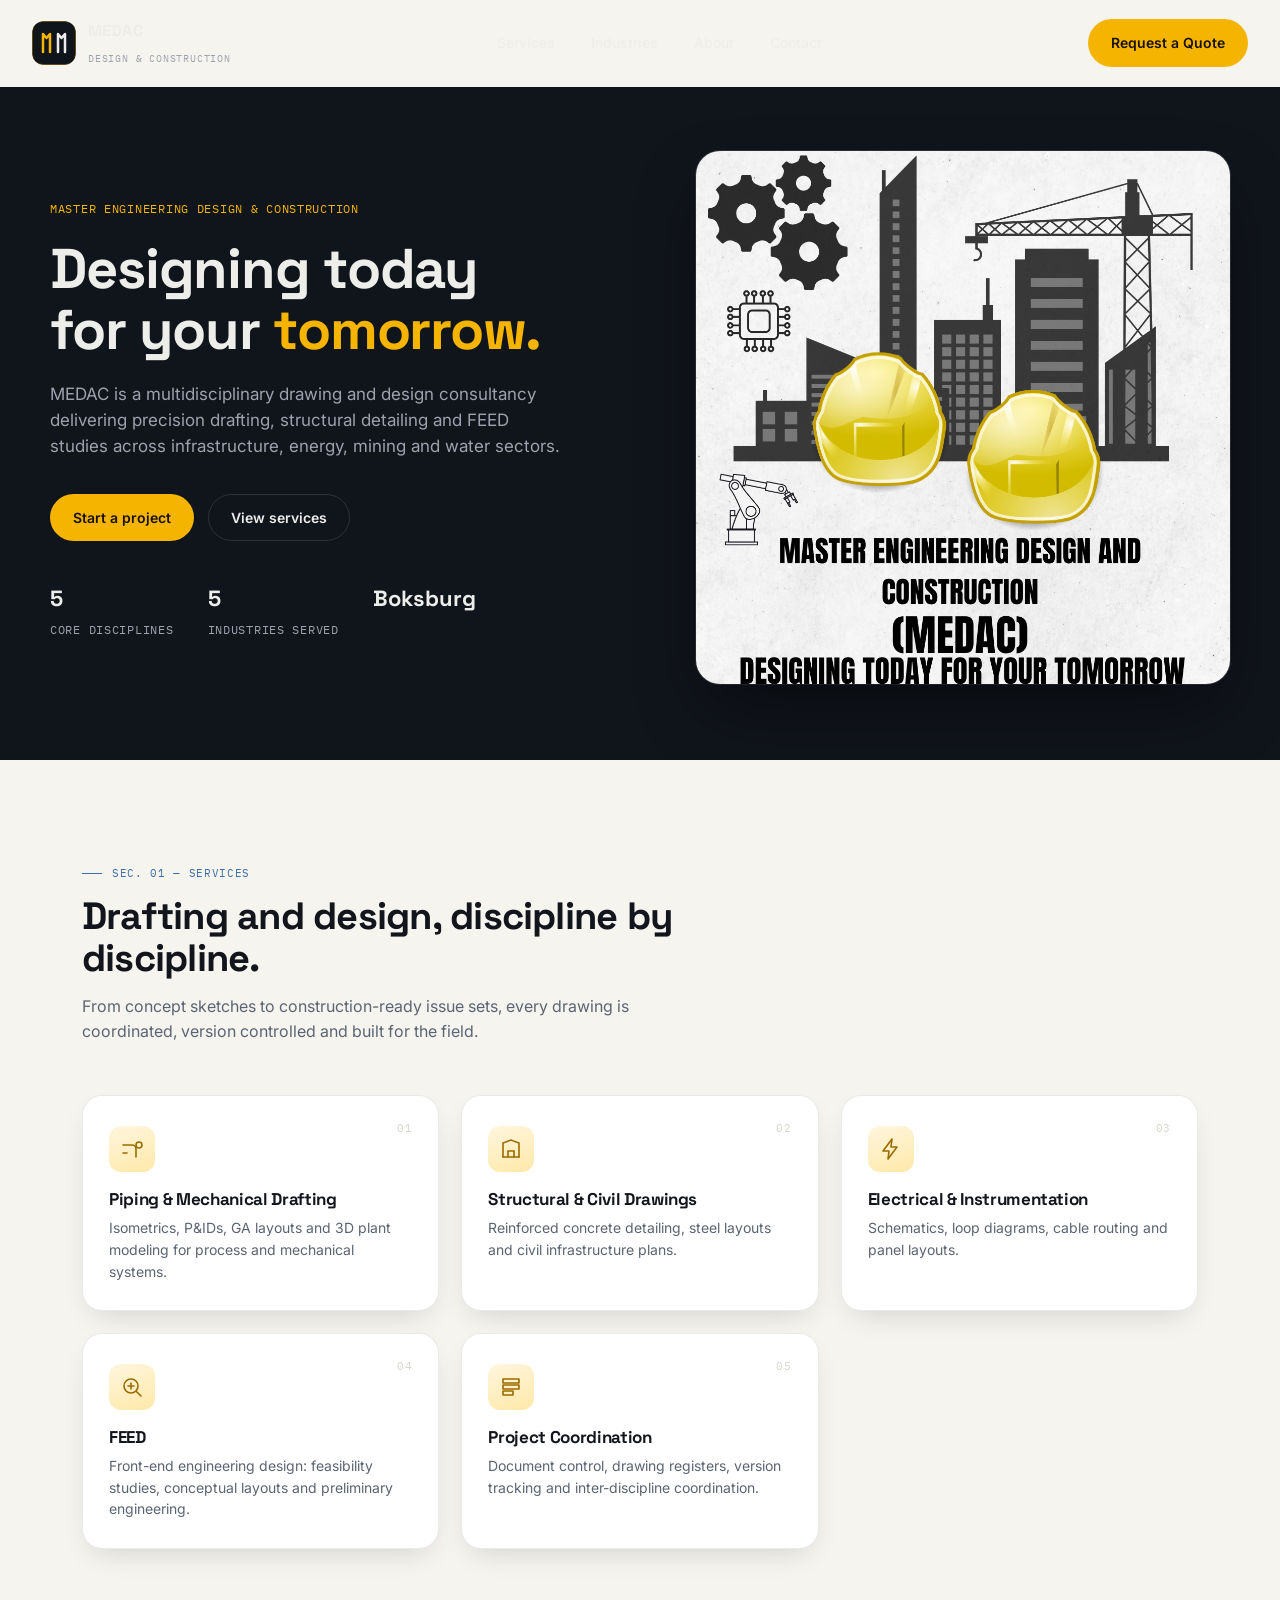
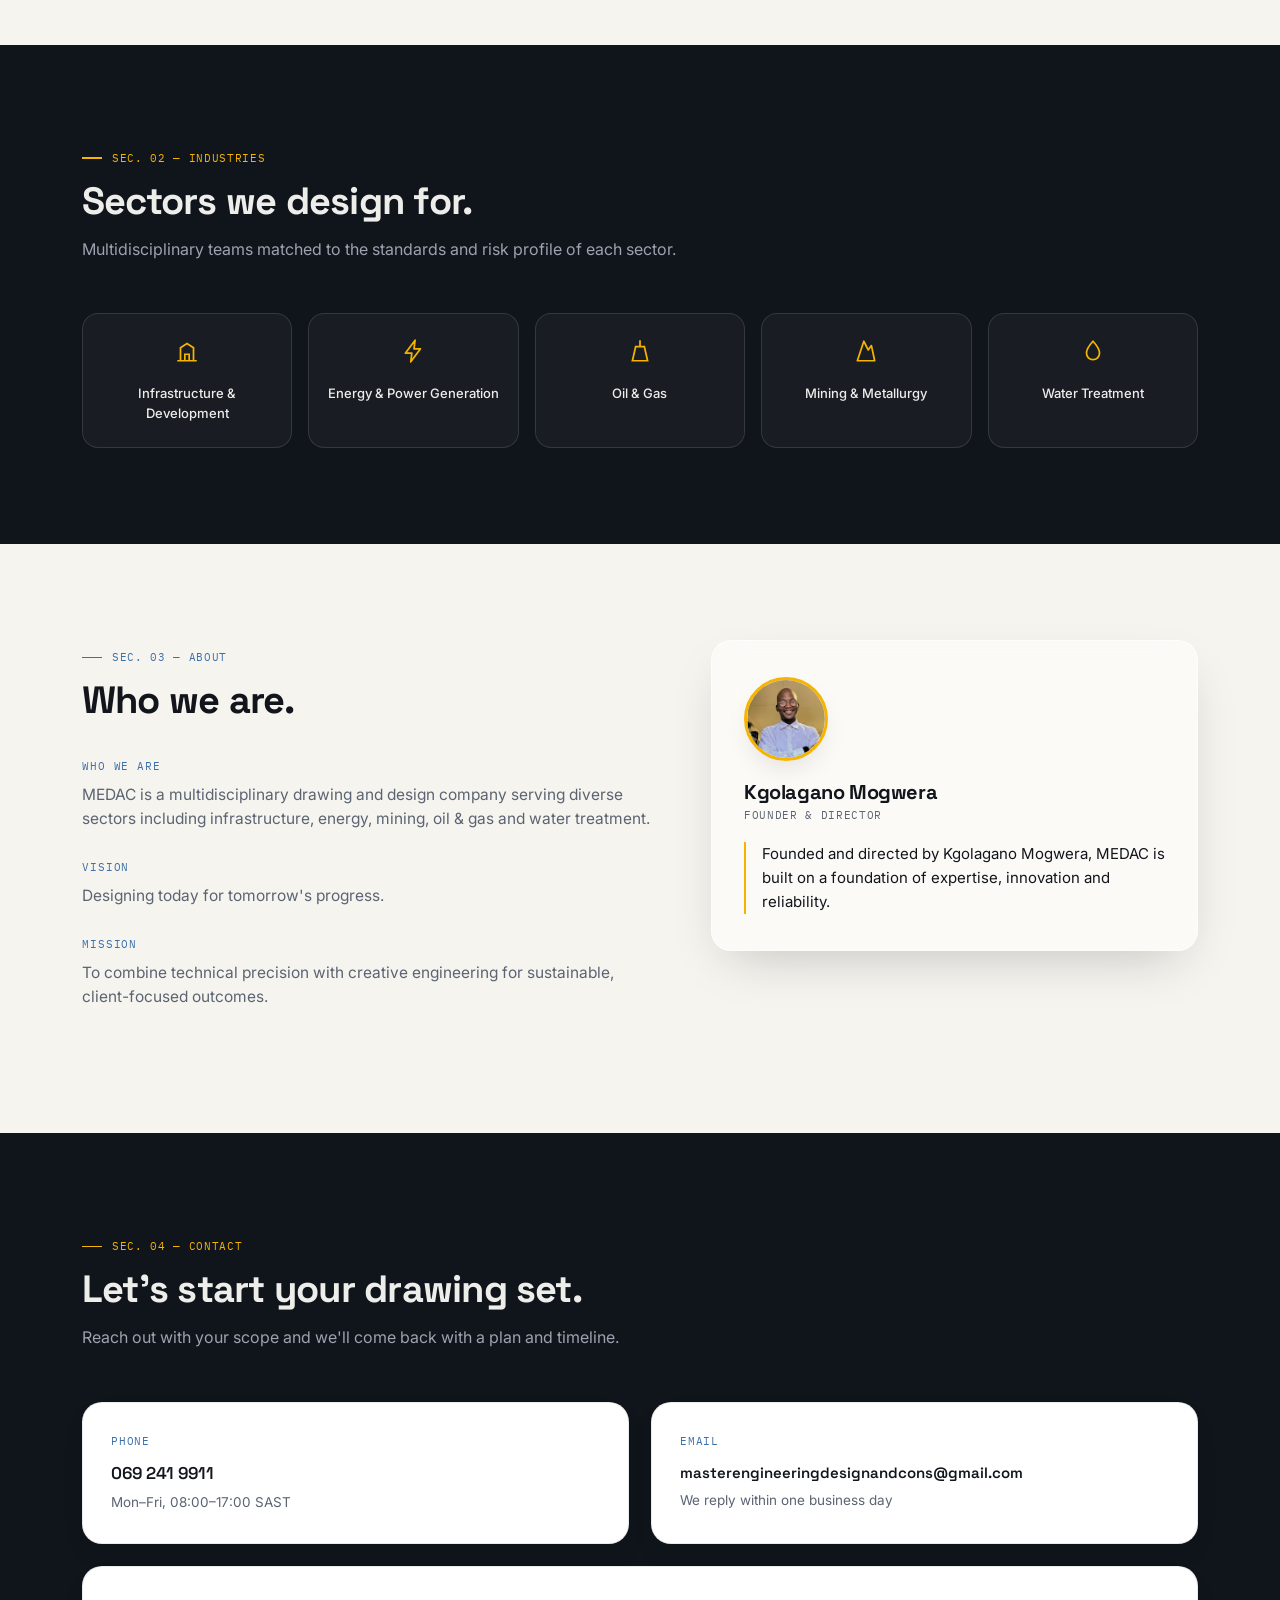
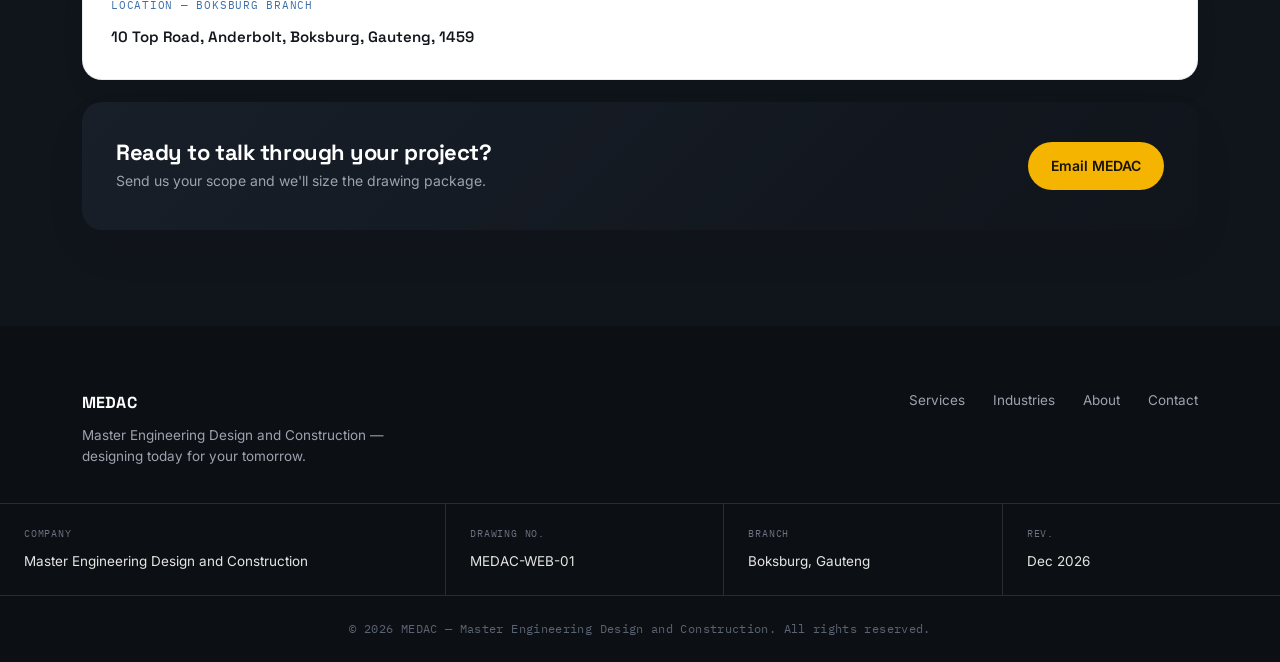
<file: index.html>
<!DOCTYPE html>
<html lang="en">
<head>
<meta charset="UTF-8">
<meta name="viewport" content="width=device-width, initial-scale=1.0">
<script src="https://identity.netlify.com/v1/netlify-identity-widget.js"></script>
<title>MEDAC — Master Engineering Design and Construction</title>
<link rel="preconnect" href="https://fonts.googleapis.com">
<link rel="preconnect" href="https://fonts.gstatic.com" crossorigin>
<link href="https://fonts.googleapis.com/css2?family=Space+Grotesk:wght@500;600;700&family=Inter:wght@400;500;600&family=IBM+Plex+Mono:wght@400;500&display=swap" rel="stylesheet">
<link rel="stylesheet" href="assets/css/style.css">
</head>
<body>

<header id="siteHeader">
  <a href="#top" class="brand">
    <span class="brand-mark"><img src="assets/img/logo.svg" alt="MEDAC logo"></span>
    <span>
      <span class="brand-name">MEDAC</span><br>
      <span class="brand-sub">Design &amp; Construction</span>
    </span>
  </a>
  <nav class="links">
    <a href="#services">Services</a>
    <a href="#industries">Industries</a>
    <a href="#about">About</a>
    <a href="#contact">Contact</a>
  </nav>
  <a href="#contact" class="btn btn-accent">Request a Quote</a>
</header>

<section class="hero" id="top">
  <div class="wrap hero-grid">
    <div>
      <span class="hero-eyebrow mono" id="hero-eyebrow">Master Engineering Design &amp; Construction</span>
      <h1 id="hero-title">Designing today<br>for your <em>tomorrow.</em></h1>
      <p class="lead" id="hero-desc">MEDAC is a multidisciplinary drawing and design consultancy delivering precision drafting, structural detailing and FEED studies across infrastructure, energy, mining and water sectors.</p>
      <div class="hero-ctas">
        <a href="#contact" class="btn btn-accent" id="hero-btn-primary">Start a project</a>
        <a href="#services" class="btn btn-ghost" id="hero-btn-secondary">View services</a>
      </div>
      <div class="hero-stats">
        <div class="hero-stat" id="hero-stat-0"><b>5</b><span>Core Disciplines</span></div>
        <div class="hero-stat" id="hero-stat-1"><b>5</b><span>Industries Served</span></div>
        <div class="hero-stat" id="hero-stat-2"><b>Boksburg</b><span>Gauteng HQ</span></div>
      </div>
    </div>
    <div class="hero-visual crop">
      <span class="cm-tr"></span><span class="cm-bl"></span>
      <img src="assets/img/hero.png" alt="MEDAC — engineering, drafting and construction illustration featuring a city skyline, crane and hard hats" id="hero-image">
    </div>
  </div>
</section>

<section class="section section-light" id="services">
  <div class="wrap">
    <div class="section-head reveal">
      <span class="eyebrow mono" id="services-eyebrow">Sec. 01 — Services</span>
      <h2 id="services-title">Drafting and design, discipline by discipline.</h2>
      <p id="services-desc">From concept sketches to construction-ready issue sets, every drawing is coordinated, version controlled and built for the field.</p>
    </div>
    <div class="services-grid reveal-stag">
      <div class="service-card reveal" style="--i:0" id="service-0">
        <span class="service-num mono" id="service-0-num">01</span>
        <div class="service-icon">
          <svg width="24" height="24" viewBox="0 0 24 24" fill="none" stroke="currentColor" stroke-width="1.6" stroke-linecap="round"><path d="M3 8h9a4 4 0 0 1 4 4v8"/><circle cx="19" cy="8" r="3"/><path d="M3 16h4"/></svg>
        </div>
        <h3 id="service-0-title">Piping &amp; Mechanical Drafting</h3>
        <p id="service-0-desc">Isometrics, P&amp;IDs, GA layouts and 3D plant modeling for process and mechanical systems.</p>
      </div>
      <div class="service-card reveal" style="--i:1" id="service-1">
        <span class="service-num mono" id="service-1-num">02</span>
        <div class="service-icon">
          <svg width="24" height="24" viewBox="0 0 24 24" fill="none" stroke="currentColor" stroke-width="1.6" stroke-linecap="round"><path d="M4 20V6l8-3 8 3v14"/><path d="M4 20h16"/><path d="M9 20v-6h6v6"/></svg>
        </div>
        <h3 id="service-1-title">Structural &amp; Civil Drawings</h3>
        <p id="service-1-desc">Reinforced concrete detailing, steel layouts and civil infrastructure plans.</p>
      </div>
      <div class="service-card reveal" style="--i:2" id="service-2">
        <span class="service-num mono" id="service-2-num">03</span>
        <div class="service-icon">
          <svg width="24" height="24" viewBox="0 0 24 24" fill="none" stroke="currentColor" stroke-width="1.6" stroke-linecap="round" stroke-linejoin="round"><path d="M13 2 4 14h6l-1 8 9-12h-6l1-8Z"/></svg>
        </div>
        <h3 id="service-2-title">Electrical &amp; Instrumentation</h3>
        <p id="service-2-desc">Schematics, loop diagrams, cable routing and panel layouts.</p>
      </div>
      <div class="service-card reveal" style="--i:3" id="service-3">
        <span class="service-num mono" id="service-3-num">04</span>
        <div class="service-icon">
          <svg width="24" height="24" viewBox="0 0 24 24" fill="none" stroke="currentColor" stroke-width="1.6" stroke-linecap="round"><circle cx="11" cy="11" r="7"/><path d="m21 21-4.3-4.3"/><path d="M11 8v6M8 11h6"/></svg>
        </div>
        <h3 id="service-3-title">FEED</h3>
        <p id="service-3-desc">Front-end engineering design: feasibility studies, conceptual layouts and preliminary engineering.</p>
      </div>
      <div class="service-card reveal" style="--i:4" id="service-4">
        <span class="service-num mono" id="service-4-num">05</span>
        <div class="service-icon">
          <svg width="24" height="24" viewBox="0 0 24 24" fill="none" stroke="currentColor" stroke-width="1.6" stroke-linecap="round" stroke-linejoin="round"><rect x="4" y="4" width="16" height="4"/><rect x="4" y="10" width="16" height="4"/><rect x="4" y="16" width="10" height="4"/></svg>
        </div>
        <h3 id="service-4-title">Project Coordination</h3>
        <p id="service-4-desc">Document control, drawing registers, version tracking and inter-discipline coordination.</p>
      </div>
    </div>
  </div>
</section>

<section class="section section-dark" id="industries">
  <div class="wrap">
    <div class="section-head reveal">
      <span class="eyebrow mono" id="industries-eyebrow">Sec. 02 — Industries</span>
      <h2 id="industries-title">Sectors we design for.</h2>
      <p id="industries-desc">Multidisciplinary teams matched to the standards and risk profile of each sector.</p>
    </div>
    <div class="industries-strip reveal-stag">
      <div class="industry-pill reveal" style="--i:0" id="industry-0">
        <svg viewBox="0 0 24 24" fill="none" stroke="currentColor" stroke-width="1.6"><path d="M3 21h18M6 21V9l6-4 6 4v12M10 21v-6h4v6"/></svg>
        <span id="industry-0-name">Infrastructure &amp; Development</span>
      </div>
      <div class="industry-pill reveal" style="--i:1" id="industry-1">
        <svg viewBox="0 0 24 24" fill="none" stroke="currentColor" stroke-width="1.6" stroke-linejoin="round"><path d="M13 2 4 14h6l-1 8 9-12h-6l1-8Z"/></svg>
        <span id="industry-1-name">Energy &amp; Power Generation</span>
      </div>
      <div class="industry-pill reveal" style="--i:2" id="industry-2">
        <svg viewBox="0 0 24 24" fill="none" stroke="currentColor" stroke-width="1.6"><path d="M12 2v6M8 8h8l3 13H5L8 8Z"/></svg>
        <span id="industry-2-name">Oil &amp; Gas</span>
      </div>
      <div class="industry-pill reveal" style="--i:3" id="industry-3">
        <svg viewBox="0 0 24 24" fill="none" stroke="currentColor" stroke-width="1.6" stroke-linecap="round" stroke-linejoin="round"><path d="M4 21 10 3l4 8 3-4 3 14H4Z"/></svg>
        <span id="industry-3-name">Mining &amp; Metallurgy</span>
      </div>
      <div class="industry-pill reveal" style="--i:4" id="industry-4">
        <svg viewBox="0 0 24 24" fill="none" stroke="currentColor" stroke-width="1.6"><path d="M12 3s6 6.5 6 11a6 6 0 1 1-12 0c0-4.5 6-11 6-11Z"/></svg>
        <span id="industry-4-name">Water Treatment</span>
      </div>
    </div>
  </div>
</section>

<section class="section section-light" id="about">
  <div class="wrap about-grid">
    <div>
      <div class="section-head reveal" style="margin-bottom:36px;">
        <span class="eyebrow mono" id="about-eyebrow">Sec. 03 — About</span>
        <h2 id="about-title">Who we are.</h2>
      </div>
      <div class="about-block reveal">
        <span class="label" id="about-who-heading">Who We Are</span>
        <p id="about-who-text">MEDAC is a multidisciplinary drawing and design company serving diverse sectors including infrastructure, energy, mining, oil &amp; gas and water treatment.</p>
      </div>
      <div class="about-block reveal">
        <span class="label" id="about-vision-heading">Vision</span>
        <p id="about-vision-text">Designing today for tomorrow's progress.</p>
      </div>
      <div class="about-block reveal">
        <span class="label" id="about-mission-heading">Mission</span>
        <p id="about-mission-text">To combine technical precision with creative engineering for sustainable, client-focused outcomes.</p>
      </div>
    </div>
    <div class="glass-card reveal">
      <img class="ceo-photo" src="assets/img/ceo.jpg" alt="Kgolagano Mogwera, Founder and Director of MEDAC" id="director-photo">
      <h3 id="director-name">Kgolagano Mogwera</h3>
      <span class="role" id="director-role">Founder &amp; Director</span>
      <blockquote id="director-quote">Founded and directed by Kgolagano Mogwera, MEDAC is built on a foundation of expertise, innovation and reliability.</blockquote>
    </div>
  </div>
</section>

<section class="section section-dark" id="contact">
  <div class="wrap">
    <div class="section-head reveal">
      <span class="eyebrow mono" id="contact-eyebrow">Sec. 04 — Contact</span>
      <h2 id="contact-title">Let's start your drawing set.</h2>
      <p id="contact-desc">Reach out with your scope and we'll come back with a plan and timeline.</p>
    </div>
    <div class="contact-grid reveal-stag">
      <div class="contact-card reveal" style="--i:0">
        <span class="k">Phone</span>
        <a class="v" href="tel:+27692419911">069 241 9911</a>
        <p class="sub">Mon–Fri, 08:00–17:00 SAST</p>
      </div>
      <div class="contact-card reveal" style="--i:1">
        <span class="k">Email</span>
        <a class="v" href="mailto:masterengineeringdesignandcons@gmail.com" style="font-size:15px;">masterengineeringdesignandcons@gmail.com</a>
        <p class="sub">We reply within one business day</p>
      </div>
      <div class="contact-card reveal" style="--i:2;grid-column:1/-1;">
        <span class="k">Location — Boksburg Branch</span>
        <span class="v" style="font-size:15px;">10 Top Road, Anderbolt, Boksburg, Gauteng, 1459</span>
      </div>
      <div class="contact-cta reveal" style="--i:3">
        <div>
          <h3>Ready to talk through your project?</h3>
          <p>Send us your scope and we'll size the drawing package.</p>
        </div>
        <a href="mailto:masterengineeringdesignandcons@gmail.com" class="btn btn-accent">Email MEDAC</a>
      </div>
    </div>
  </div>
</section>

<footer>
  <div class="wrap">
    <div style="display:flex;justify-content:space-between;align-items:flex-start;flex-wrap:wrap;gap:24px;padding-bottom:36px;">
      <div>
        <span class="brand-name" style="color:#fff;">MEDAC</span>
        <p style="max-width:340px;font-size:13.5px;margin-top:10px;">Master Engineering Design and Construction — designing today for your tomorrow.</p>
      </div>
      <nav style="display:flex;gap:28px;font-size:13.5px;">
        <a href="#services">Services</a>
        <a href="#industries">Industries</a>
        <a href="#about">About</a>
        <a href="#contact">Contact</a>
      </nav>
    </div>
  </div>
  <div class="titleblock">
    <div class="tb-cell">
      <span class="k">Company</span>
      <span class="v">Master Engineering Design and Construction</span>
    </div>
    <div class="tb-cell">
      <span class="k">Drawing No.</span>
      <span class="v">MEDAC-WEB-01</span>
    </div>
    <div class="tb-cell">
      <span class="k">Branch</span>
      <span class="v">Boksburg, Gauteng</span>
    </div>
    <div class="tb-cell">
      <span class="k">Rev.</span>
      <span class="v" id="revDate"></span>
    </div>
  </div>
  <div class="foot-bottom">© <span id="year"></span> MEDAC — Master Engineering Design and Construction. All rights reserved.</div>
</footer>

<script src="assets/js/main.js"></script>
<script>
  // Load CMS-managed content from home.json
  fetch('content/home.json')
    .then(r => r.json())
    .then(data => {
      document.title = data.title || document.title;

      // Hero
      if (data.hero) {
        setText('hero-eyebrow', data.hero.subtitle);
        if (data.hero.title_line1 && data.hero.title_line2 && data.hero.highlight) {
          document.getElementById('hero-title').innerHTML = escapeHtml(data.hero.title_line1) + '<br>for your <em>' + escapeHtml(data.hero.highlight) + '</em>';
        }
        setText('hero-desc', data.hero.description);
        if (data.hero.button_primary) {
          setText('hero-btn-primary', data.hero.button_primary.text);
          document.getElementById('hero-btn-primary').href = data.hero.button_primary.url || '#contact';
        }
        if (data.hero.button_secondary) {
          setText('hero-btn-secondary', data.hero.button_secondary.text);
          document.getElementById('hero-btn-secondary').href = data.hero.button_secondary.url || '#services';
        }
        if (data.hero.image) document.getElementById('hero-image').src = data.hero.image;
      }

      // Stats
      if (data.stats && data.stats.length >= 3) {
        updateStat('hero-stat-0', data.stats[0]);
        updateStat('hero-stat-1', data.stats[1]);
        updateStat('hero-stat-2', data.stats[2]);
      }

      // Services
      if (data.services) {
        setText('services-eyebrow', data.services.section_label);
        setText('services-title', data.services.title);
        setText('services-desc', data.services.description);
        if (data.services.items) {
          data.services.items.forEach((item, i) => {
            setText('service-' + i + '-num', item.number);
            setText('service-' + i + '-title', item.title);
            setText('service-' + i + '-desc', item.description);
          });
        }
      }

      // Industries
      if (data.industries) {
        setText('industries-eyebrow', data.industries.section_label);
        setText('industries-title', data.industries.title);
        setText('industries-desc', data.industries.description);
        if (data.industries.list) {
          data.industries.list.forEach((item, i) => {
            setText('industry-' + i + '-name', item.name);
          });
        }
      }

      // About
      if (data.about) {
        setText('about-eyebrow', data.about.section_label);
        setText('about-title', data.about.title);
        if (data.about.who_we_are) {
          setText('about-who-heading', data.about.who_we_are.heading);
          setText('about-who-text', data.about.who_we_are.text);
        }
        if (data.about.vision) {
          setText('about-vision-heading', data.about.vision.heading);
          setText('about-vision-text', data.about.vision.text);
        }
        if (data.about.mission) {
          setText('about-mission-heading', data.about.mission.heading);
          setText('about-mission-text', data.about.mission.text);
        }
        if (data.about.director) {
          if (data.about.director.photo) document.getElementById('director-photo').src = data.about.director.photo;
          setText('director-name', data.about.director.name);
          setText('director-role', data.about.director.role);
          setText('director-quote', data.about.director.quote);
        }
      }

      // Contact
      if (data.contact) {
        setText('contact-eyebrow', data.contact.section_label);
        setText('contact-title', data.contact.title);
        setText('contact-desc', data.contact.subtitle);
      }
    })
    .catch(err => console.log('Using default content. home.json not loaded:', err));

  function setText(id, text) {
    const el = document.getElementById(id);
    if (el && text !== undefined && text !== null) el.textContent = text;
  }

  function updateStat(id, stat) {
    const el = document.getElementById(id);
    if (!el || !stat) return;
    const num = stat.number || stat.label || '';
    const lbl = stat.number ? (stat.label || '') : '';
    el.innerHTML = '<b>' + escapeHtml(num) + '</b><span>' + escapeHtml(lbl) + '</span>';
  }

  function escapeHtml(str) {
    if (typeof str !== 'string') return '';
    return str.replace(/&/g, '&amp;').replace(/</g, '&lt;').replace(/>/g, '&gt;');
  }
</script>
</body>
</html>
</file>
<file: assets/css/style.css>
:root{
  --bg-dark:#10141B;
  --bg-dark-2:#181F29;
  --bg-light:#F6F4EF;
  --surface:#FFFFFF;
  --accent:#F5B400;
  --accent-dim:#c99400;
  --blue:#3D6FA8;
  --text-dark:#12161C;
  --text-muted:#5B6472;
  --text-on-dark:#EDEDEA;
  --text-on-dark-muted:#9CA3AF;
  --border:rgba(18,22,28,0.09);
  --border-dark:rgba(255,255,255,0.12);
  --radius:20px;
  --shadow-soft:0 20px 50px -20px rgba(18,22,28,0.25);
  --shadow-card:0 12px 30px -12px rgba(18,22,28,0.18);
}
*{margin:0;padding:0;box-sizing:border-box;}
html{scroll-behavior:smooth;}
body{
  font-family:'Inter',sans-serif;
  background:var(--bg-light);
  color:var(--text-dark);
  line-height:1.55;
  -webkit-font-smoothing:antialiased;
}
h1,h2,h3,h4{
  font-family:'Space Grotesk',sans-serif;
  font-weight:700;
  letter-spacing:-0.02em;
  line-height:1.1;
}
.mono{
  font-family:'IBM Plex Mono',monospace;
  letter-spacing:0.06em;
  text-transform:uppercase;
}
a{color:inherit;text-decoration:none;}
img{display:block;max-width:100%;}
.wrap{max-width:1180px;margin:0 auto;padding:0 32px;}
section{position:relative;}

/* ---------- crop marks (drafting registration marks), the signature motif ---------- */
.crop{position:relative;}
.crop::before,.crop::after,.crop .cm-tr,.crop .cm-bl{
  content:"";position:absolute;width:18px;height:18px;
  border-color:currentColor;opacity:0.35;pointer-events:none;
}
.crop::before{top:14px;left:14px;border-top:1.5px solid;border-left:1.5px solid;}
.crop::after{bottom:14px;right:14px;border-bottom:1.5px solid;border-right:1.5px solid;}
.crop .cm-tr{top:14px;right:14px;border-top:1.5px solid;border-right:1.5px solid;}
.crop .cm-bl{bottom:14px;left:14px;border-bottom:1.5px solid;border-left:1.5px solid;}

/* ---------- nav ---------- */
header{
  position:sticky;top:0;z-index:100;
  display:flex;align-items:center;justify-content:space-between;
  padding:18px 32px;
  color:var(--text-on-dark);
  transition:background .35s ease, backdrop-filter .35s ease, box-shadow .35s ease, padding .35s ease;
}
header.scrolled{
  background:rgba(16,20,27,0.68);
  backdrop-filter:blur(14px) saturate(140%);
  -webkit-backdrop-filter:blur(14px) saturate(140%);
  box-shadow:0 1px 0 var(--border-dark);
  padding:12px 32px;
}
.brand{display:flex;align-items:center;gap:12px;}
.brand-mark{
  width:44px;height:44px;border-radius:12px;overflow:hidden;
  flex-shrink:0;
  box-shadow:0 0 0 1px var(--border-dark);
}
.brand-mark img{width:100%;height:100%;object-fit:cover;}
.brand-name{font-family:'Space Grotesk';font-weight:700;font-size:16px;letter-spacing:0.01em;}
.brand-sub{font-family:'IBM Plex Mono';font-size:10px;letter-spacing:0.08em;color:var(--text-on-dark-muted);text-transform:uppercase;}
nav.links{display:flex;gap:36px;align-items:center;}
nav.links a{font-size:14px;font-weight:500;opacity:0.85;transition:opacity .2s;}
nav.links a:hover{opacity:1;}
.btn{
  display:inline-flex;align-items:center;gap:8px;
  padding:12px 22px;border-radius:100px;
  font-size:14px;font-weight:600;
  transition:transform .25s ease, box-shadow .25s ease, background .25s ease;
  border:1px solid transparent;
  cursor:pointer;
}
.btn-accent{background:var(--accent);color:#181203;}
.btn-accent:hover{transform:translateY(-2px);box-shadow:0 14px 26px -10px rgba(245,180,0,0.55);}
.btn-ghost{border-color:var(--border-dark);color:var(--text-on-dark);}
.btn-ghost:hover{background:rgba(255,255,255,0.08);}
.btn-dark{background:var(--text-dark);color:#fff;}
.btn-dark:hover{transform:translateY(-2px);box-shadow:var(--shadow-card);}

/* ---------- hero ---------- */
.hero{
  background:var(--bg-dark);
  color:var(--text-on-dark);
  padding-top:8px;
}
.hero-eyebrow{
  font-size:12px;color:var(--accent);
}
.hero-grid{
  display:grid;grid-template-columns:1.05fr 0.95fr;gap:56px;
  align-items:center;
  padding:56px 0 76px;
}
.hero h1{font-size:clamp(34px,4.6vw,56px);margin:18px 0 20px;}
.hero h1 em{font-style:normal;color:var(--accent);}
.hero p.lead{font-size:17px;color:var(--text-on-dark-muted);max-width:520px;margin-bottom:34px;}
.hero-ctas{display:flex;gap:14px;flex-wrap:wrap;margin-bottom:40px;}
.hero-stats{display:flex;gap:34px;flex-wrap:wrap;}
.hero-stat b{font-family:'Space Grotesk';font-size:22px;display:block;}
.hero-stat span{font-size:12px;color:var(--text-on-dark-muted);font-family:'IBM Plex Mono';text-transform:uppercase;letter-spacing:.06em;}
.hero-visual{
  position:relative;border-radius:24px;overflow:hidden;
  box-shadow:0 30px 70px -20px rgba(0,0,0,0.6), 0 0 0 1px var(--border-dark);
}
.hero-visual img{width:100%;height:100%;object-fit:cover;transform:scale(1.02);}

/* ---------- section chrome ---------- */
.section{padding:96px 0;}
.section-light{background:var(--bg-light);}
.section-dark{background:var(--bg-dark);color:var(--text-on-dark);}
.eyebrow{
  display:inline-flex;align-items:center;gap:10px;
  font-size:11px;color:var(--blue);margin-bottom:14px;
}
.eyebrow::before{content:"";width:20px;height:1.5px;background:var(--blue);display:inline-block;}
.section-dark .eyebrow{color:var(--accent);}
.section-dark .eyebrow::before{background:var(--accent);}
.section-head{max-width:640px;margin-bottom:52px;}
.section-head h2{font-size:clamp(26px,3.2vw,38px);}
.section-head p{color:var(--text-muted);margin-top:14px;font-size:16px;}
.section-dark .section-head p{color:var(--text-on-dark-muted);}

/* ---------- reveal on scroll ---------- */
.reveal{opacity:0;transform:translateY(28px);transition:opacity .7s cubic-bezier(.2,.7,.3,1),transform .7s cubic-bezier(.2,.7,.3,1);}
.reveal.visible{opacity:1;transform:translateY(0);}
.reveal-stag > *{transition-delay:calc(var(--i,0) * 90ms);}

/* ---------- services ---------- */
.services-grid{display:grid;grid-template-columns:repeat(3,1fr);gap:22px;}
.service-card{
  position:relative;
  background:var(--surface);
  border-radius:var(--radius);
  padding:30px 26px 28px;
  box-shadow:var(--shadow-card);
  border:1px solid var(--border);
  overflow:hidden;
  transition:transform .35s ease, box-shadow .35s ease;
}
.service-card:hover{transform:translateY(-6px);box-shadow:0 26px 50px -20px rgba(18,22,28,0.28);}
.service-card::after{
  content:"";position:absolute;inset:0;border-radius:inherit;
  background:linear-gradient(135deg,rgba(255,255,255,0.5),rgba(255,255,255,0) 40%);
  opacity:0;transition:opacity .35s ease;pointer-events:none;
}
.service-card:hover::after{opacity:1;}
.service-icon{
  width:46px;height:46px;border-radius:12px;
  display:flex;align-items:center;justify-content:center;
  background:linear-gradient(160deg,#fff6df,#ffe8a8);
  color:#9a6b00;margin-bottom:18px;
}
.service-card h3{font-size:17px;margin-bottom:8px;}
.service-card p{font-size:14px;color:var(--text-muted);}
.service-num{
  position:absolute;top:24px;right:26px;
  font-size:11px;
  font-family:'IBM Plex Mono';color:#d8d5cb;
}

/* ---------- industries ---------- */
.industries-strip{display:grid;grid-template-columns:repeat(5,1fr);gap:16px;}
.industry-pill{
  background:rgba(255,255,255,0.04);
  border:1px solid var(--border-dark);
  border-radius:16px;
  padding:24px 18px;text-align:center;
  backdrop-filter:blur(6px);
  transition:transform .3s ease, background .3s ease, border-color .3s ease;
}
.industry-pill:hover{transform:translateY(-4px);background:rgba(245,180,0,0.08);border-color:rgba(245,180,0,0.35);}
.industry-pill svg{width:26px;height:26px;margin-bottom:12px;color:var(--accent);}
.industry-pill span{display:block;font-size:13px;font-weight:500;}

/* ---------- about ---------- */
.about-grid{display:grid;grid-template-columns:1fr 0.85fr;gap:56px;align-items:start;}
.about-block{margin-bottom:28px;}
.about-block .label{font-family:'IBM Plex Mono';font-size:11px;color:var(--blue);text-transform:uppercase;letter-spacing:.08em;margin-bottom:8px;display:block;}
.about-block p{color:var(--text-muted);font-size:15.5px;}
.glass-card{
  background:rgba(255,255,255,0.55);
  border:1px solid rgba(255,255,255,0.6);
  backdrop-filter:blur(16px) saturate(160%);
  -webkit-backdrop-filter:blur(16px) saturate(160%);
  border-radius:var(--radius);
  padding:36px 32px;
  box-shadow:var(--shadow-soft);
  position:sticky;top:110px;
  color:var(--text-dark);
}
.ceo-photo{
  width:84px;height:84px;border-radius:50%;
  object-fit:cover;object-position:center 15%;
  border:3px solid var(--accent);
  box-shadow:var(--shadow-card);
  margin-bottom:20px;
}
.glass-card h3{font-size:20px;margin-bottom:4px;color:var(--text-dark);}
.glass-card .role{font-family:'IBM Plex Mono';font-size:11px;color:var(--text-muted);text-transform:uppercase;letter-spacing:.06em;margin-bottom:18px;display:block;}
.glass-card blockquote{font-size:15px;color:var(--text-dark);font-style:normal;border-left:2px solid var(--accent);padding-left:16px;line-height:1.6;}

/* ---------- contact ---------- */
.contact-grid{display:grid;grid-template-columns:1fr 1fr;gap:22px;}
.contact-card{
  background:var(--surface);
  border-radius:var(--radius);
  padding:30px 28px;
  box-shadow:var(--shadow-card);
  border:1px solid var(--border);
  color:var(--text-dark);
}
.contact-card .k{font-family:'IBM Plex Mono';font-size:11px;text-transform:uppercase;letter-spacing:.07em;color:var(--blue);margin-bottom:10px;display:block;}
.contact-card .v{font-size:17px;font-weight:600;font-family:'Space Grotesk';color:var(--text-dark);}
.contact-card p.sub{font-size:13.5px;color:var(--text-muted);margin-top:6px;}
.contact-cta{
  grid-column:1/-1;
  background:linear-gradient(135deg,#181F29,#10141B);
  color:#fff;border-radius:var(--radius);
  padding:38px 34px;
  display:flex;align-items:center;justify-content:space-between;flex-wrap:wrap;gap:20px;
  box-shadow:var(--shadow-soft);
}
.contact-cta h3{font-size:22px;margin-bottom:6px;color:#fff;}
.contact-cta p{color:var(--text-on-dark-muted);font-size:14px;}

/* ---------- footer / title block ---------- */
footer{background:#0C0F14;color:var(--text-on-dark-muted);padding:64px 0 0;}
.titleblock{
  border-top:1px solid var(--border-dark);
  display:grid;grid-template-columns:1.6fr repeat(3,1fr);
}
.tb-cell{padding:22px 24px;border-left:1px solid var(--border-dark);}
.titleblock .tb-cell:first-child{border-left:none;}
.tb-cell .k{font-family:'IBM Plex Mono';font-size:10px;text-transform:uppercase;letter-spacing:.08em;color:#6b7280;display:block;margin-bottom:6px;}
.tb-cell .v{font-size:13.5px;color:#e5e5e2;}
.foot-bottom{
  padding:24px 32px;text-align:center;font-size:12px;font-family:'IBM Plex Mono';
  border-top:1px solid var(--border-dark);color:#5b6472;letter-spacing:.03em;
}

@media (max-width:900px){
  nav.links{display:none;}
  .hero-grid{grid-template-columns:1fr;padding-top:24px;}
  .services-grid{grid-template-columns:1fr 1fr;}
  .industries-strip{grid-template-columns:repeat(2,1fr);}
  .about-grid{grid-template-columns:1fr;}
  .glass-card{position:static;}
  .contact-grid{grid-template-columns:1fr;}
  .titleblock{grid-template-columns:1fr 1fr;}
  .tb-cell{border-left:none;border-top:1px solid var(--border-dark);}
  .titleblock .tb-cell:nth-child(1),.titleblock .tb-cell:nth-child(2){border-top:none;}
}
@media (max-width:600px){
  .services-grid{grid-template-columns:1fr;}
  .industries-strip{grid-template-columns:1fr 1fr;}
  .titleblock{grid-template-columns:1fr;}
}
@media (prefers-reduced-motion:reduce){
  html{scroll-behavior:auto;}
  .reveal{opacity:1;transform:none;transition:none;}
}
:focus-visible{outline:2px solid var(--accent);outline-offset:3px;}
</file>
